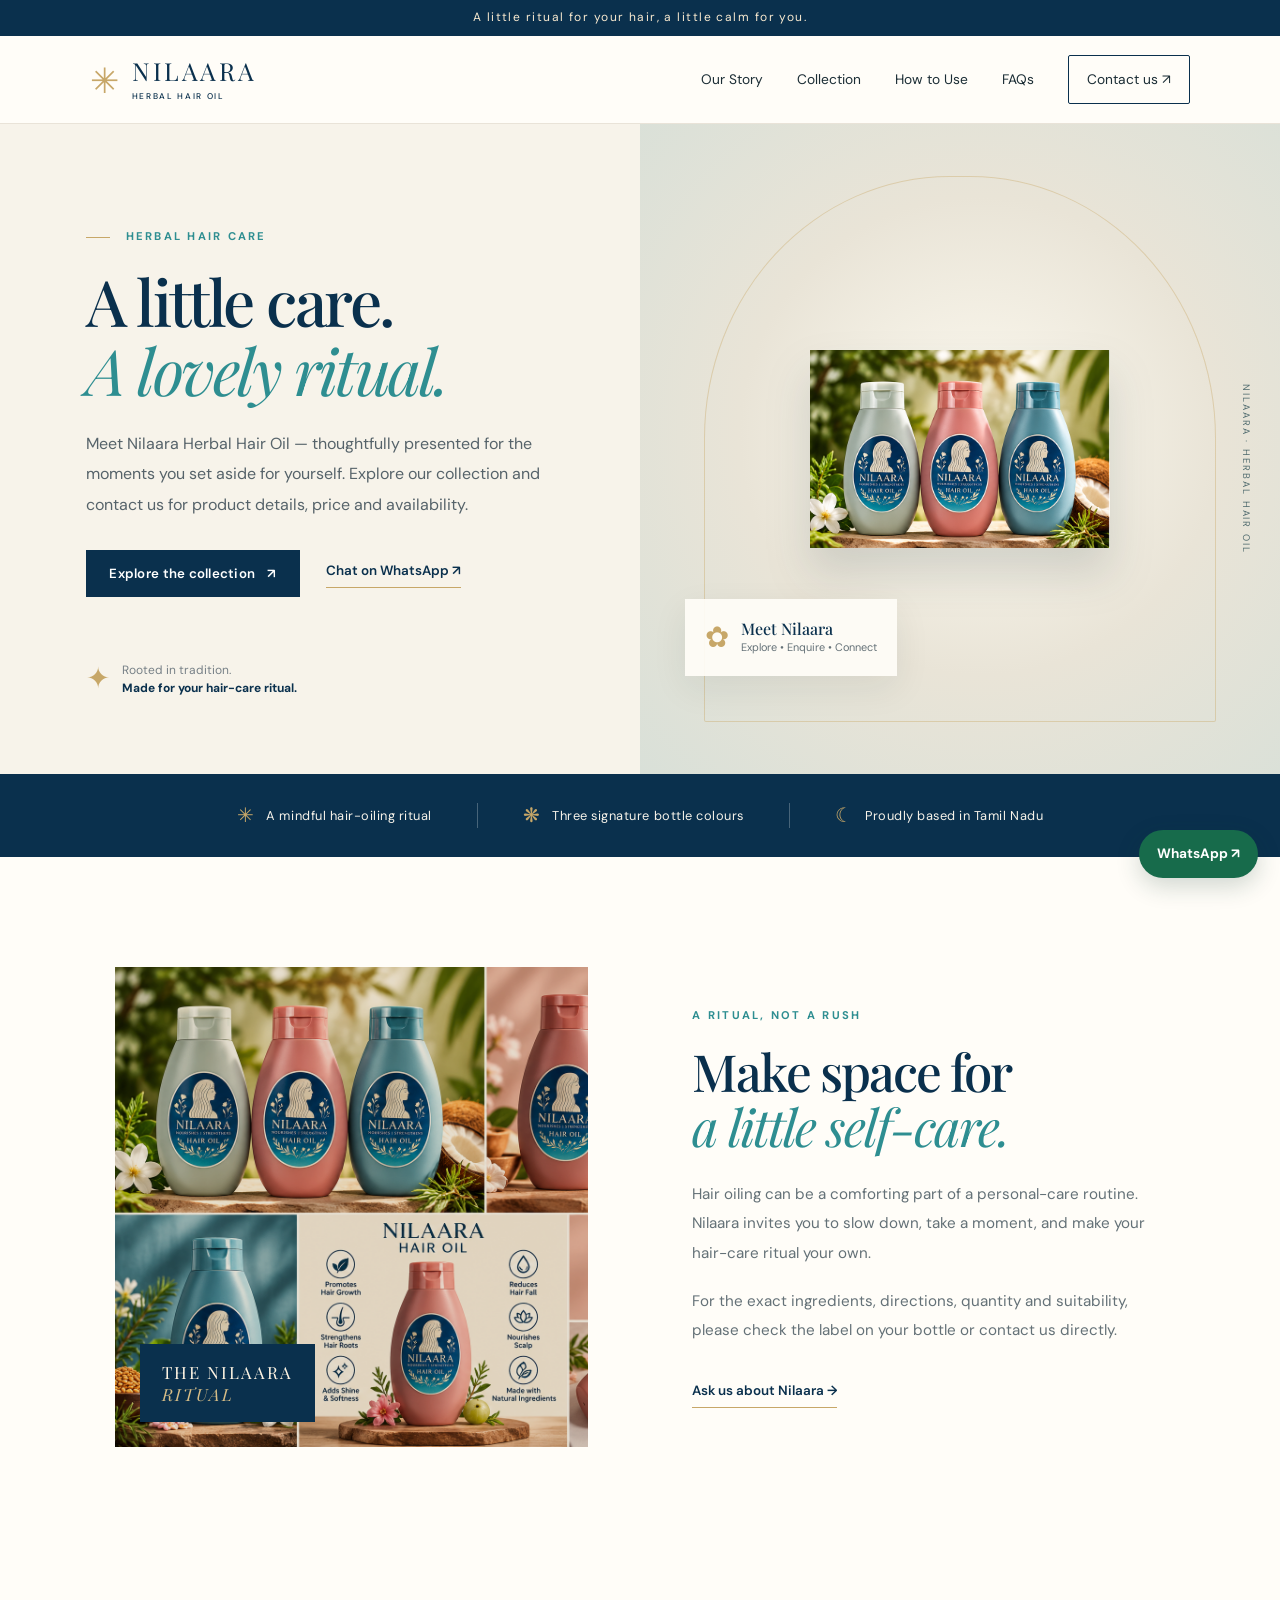
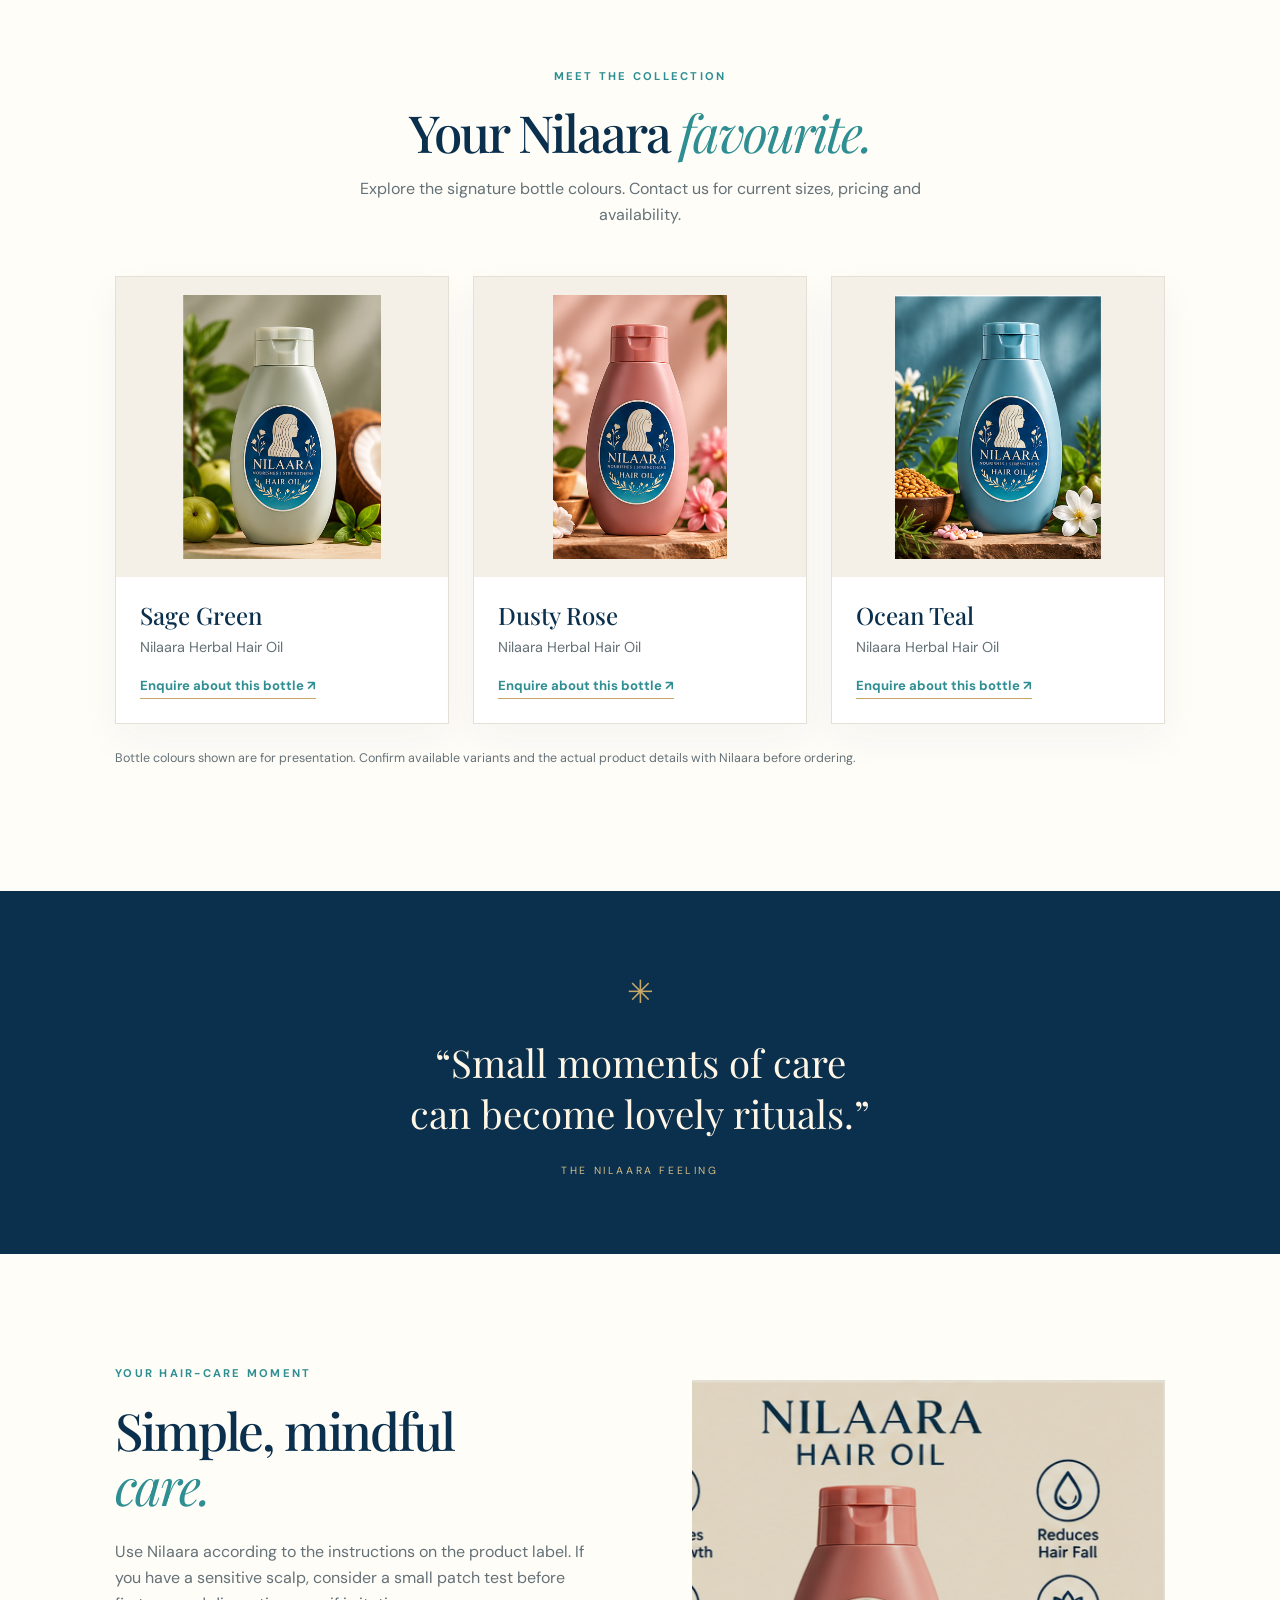
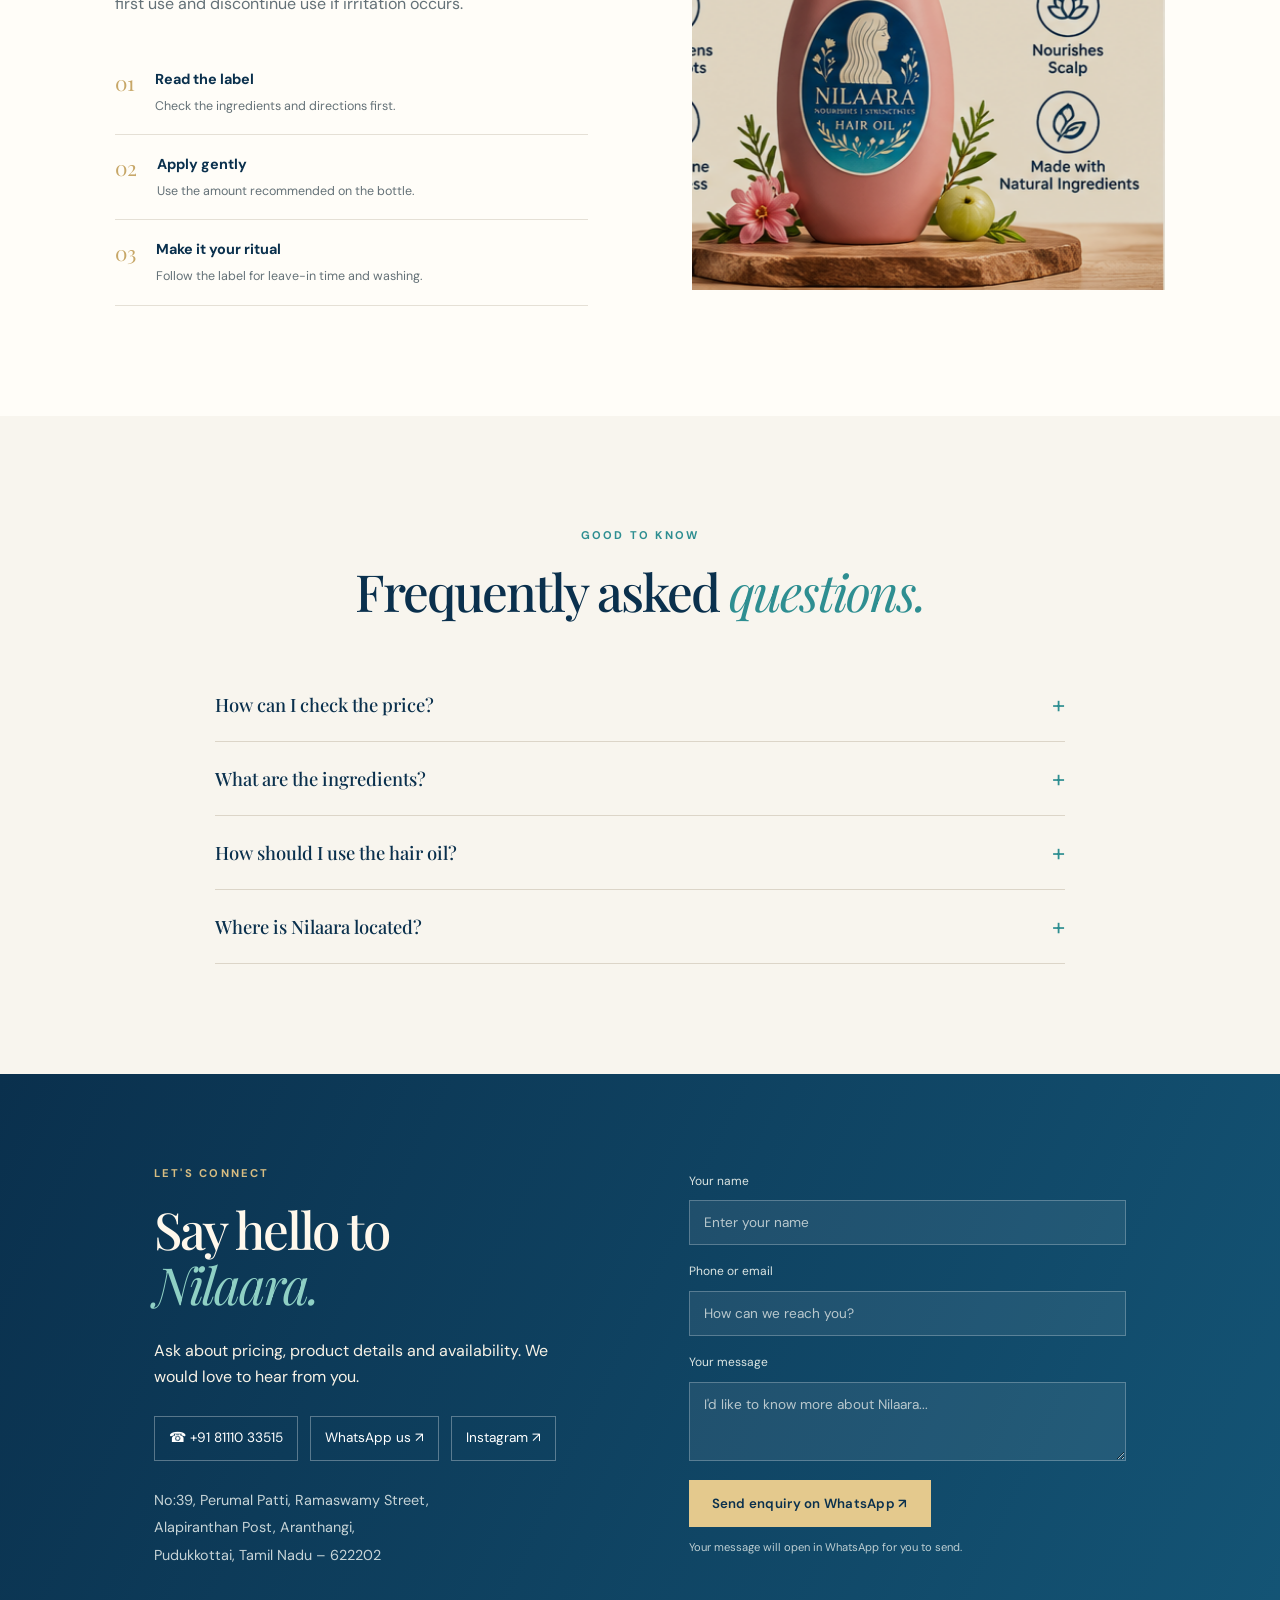
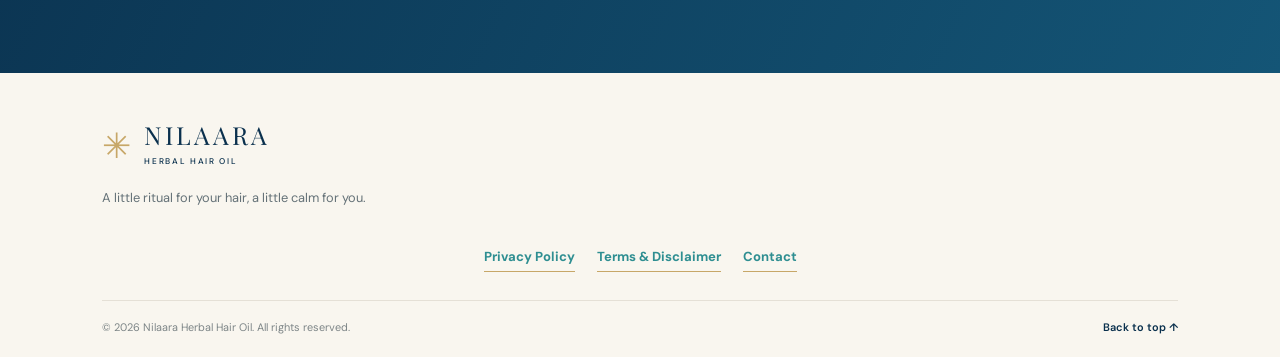
<file: nilaara-website/index.html>
<head>
  <meta charset="utf-8">
  <meta name="viewport" content="width=device-width,initial-scale=1">
  <meta name="google-site-verification" content="google0f7287f6f09c869c">
  <meta name="google-site-verification" content="8STJg7IBkynhd4mqs4GH45jB_jX7h6Z1BraqnsINjrE" />
  <meta name="theme-color" content="#103b53">
  <meta name="description" content="Discover Nilaara Herbal Hair Oil. Explore our hair-oiling ritual, product photos, and contact us for price and availability in Aranthangi, Tamil Nadu.">
  <meta name="robots" content="index,follow,max-image-preview:large">
  <meta name="author" content="Nilaara Herbal Hair Oil">

  <!-- Open Graph / Social Meta Tags -->
  <meta property="og:type" content="website">
  <meta property="og:site_name" content="Nilaara Herbal Hair Oil">
  <meta property="og:title" content="Nilaara Herbal Hair Oil | A Ritual of Care">
  <meta property="og:description" content="Meet Nilaara Herbal Hair Oil. Contact us for product details, pricing and availability.">
  <meta property="og:image" content="https://nilaara-hair-oil.pages.dev/assets/nilaara-generated-campaign.png">
  <meta property="og:url" content="https://nilaara-hair-oil.pages.dev/">

  <!-- Canonical URL -->
  <link rel="canonical" href="https://nilaara-hair-oil.pages.dev/">

  <link rel="icon" href="assets/nilaara-teal-bottle.png" type="image/png">
  <link rel="preconnect" href="https://fonts.googleapis.com">
  <link rel="preconnect" href="https://fonts.gstatic.com" crossorigin>
  <link href="https://fonts.googleapis.com/css2?family=DM+Sans:wght@400;500;600;700&family=Playfair+Display:wght@400;500;600;700&display=swap" rel="stylesheet">
  <link rel="stylesheet" href="styles.css">
  <title>Nilaara Herbal Hair Oil | Official Website</title>

  <!-- Structured Data -->
  <script type="application/ld+json">
  {
    "@context": "https://schema.org",
    "@type": "BeautyStore",
    "name": "Nilaara Herbal Hair Oil",
    "url": "https://nilaara-hair-oil.pages.dev/",
    "description": "Herbal hair oil brand based in Aranthangi, Pudukkottai, Tamil Nadu, India.",
    "telephone": "+91-8111033515",
    "address": {
      "@type": "PostalAddress",
      "streetAddress": "No:39, Perumal Patti, Ramaswamy Street, Alapiranthan Post",
      "addressLocality": "Aranthangi",
      "addressRegion": "Tamil Nadu",
      "postalCode": "622202",
      "addressCountry": "IN"
    },
    "sameAs": [
      "https://www.instagram.com/_nilara_herbal_hair_oil_/?rpxt=MWVua2hxYmRicGcwMQ=="
    ]
  }
  </script>
</head>
<body>
<div class="announcement">A little ritual for your hair, a little calm for you.</div>
<header class="site-header">
<a class="brand" href="#home" aria-label="Nilaara home"><span class="brand-mark">✳</span><span>NILAARA<small>HERBAL HAIR OIL</small></span></a>
<button class="menu-toggle" aria-label="Toggle navigation" aria-expanded="false">☰</button>
<nav class="nav" aria-label="Main navigation"><a href="#story">Our Story</a><a href="#collection">Collection</a><a href="#ritual">How to Use</a><a href="#faq">FAQs</a><a class="nav-cta" href="#contact">Contact us ↗</a></nav>
</header>
<main>
<section class="hero" id="home">
<div class="hero-copy"><p class="eyebrow"><span></span> HERBAL HAIR CARE</p><h1>A little care.<br><em>A lovely ritual.</em></h1><p class="hero-lede">Meet Nilaara Herbal Hair Oil — thoughtfully presented for the moments you set aside for yourself. Explore our collection and contact us for product details, price and availability.</p><div class="hero-actions"><a class="button button-dark" href="#collection">Explore the collection <span>↗</span></a><a class="text-link" href="https://wa.me/918111033515?text=Hi%20Nilaara%2C%20I%27d%20like%20to%20know%20about%20your%20hair%20oil." target="_blank" rel="noopener">Chat on WhatsApp ↗</a></div><div class="hero-note"><span class="note-icon">✦</span><span>Rooted in tradition.<br><b>Made for your hair-care ritual.</b></span></div></div>
<div class="hero-visual"><div class="hero-image-frame"><img src="assets/nilaara-trio.png" alt="Nilaara Herbal Hair Oil in three signature bottle colours" fetchpriority="high"></div><div class="floating-tag"><span>✿</span><div><b>Meet Nilaara</b><small>Explore • Enquire • Connect</small></div></div><div class="vertical-caption">NILAARA · HERBAL HAIR OIL</div></div>
</section>
<section class="trust-strip"><div><span>✳</span> A mindful hair-oiling ritual</div><i></i><div><span>❋</span> Three signature bottle colours</div><i></i><div><span>☾</span> Proudly based in Tamil Nadu</div></section>
<section class="story section" id="story"><div class="story-art"><img src="assets/nilaara-generated-campaign.png" alt="Nilaara hair oil product photography with botanical-inspired styling" loading="lazy"><div class="art-label">THE NILAARA<br><em>RITUAL</em></div></div><div class="story-copy"><p class="eyebrow">A RITUAL, NOT A RUSH</p><h2>Make space for<br><em>a little self-care.</em></h2><p>Hair oiling can be a comforting part of a personal-care routine. Nilaara invites you to slow down, take a moment, and make your hair-care ritual your own.</p><p>For the exact ingredients, directions, quantity and suitability, please check the label on your bottle or contact us directly.</p><a class="text-link" href="#contact">Ask us about Nilaara →</a></div></section>
<section class="collection section" id="collection"><div class="section-heading"><p class="eyebrow">MEET THE COLLECTION</p><h2>Your Nilaara <em>favourite.</em></h2><p>Explore the signature bottle colours. Contact us for current sizes, pricing and availability.</p></div><div class="product-grid">
<article class="product-card"><img src="assets/nilaara-green-bottle.png" alt="Nilaara Herbal Hair Oil in a sage green bottle" loading="lazy"><div><h3>Sage Green</h3><p>Nilaara Herbal Hair Oil</p><a href="https://wa.me/918111033515?text=Hi%20Nilaara%2C%20please%20share%20details%20about%20the%20sage%20green%20bottle." target="_blank" rel="noopener">Enquire about this bottle ↗</a></div></article>
<article class="product-card"><img src="assets/nilaara-pink-bottle.png" alt="Nilaara Herbal Hair Oil in a dusty rose pink bottle" loading="lazy"><div><h3>Dusty Rose</h3><p>Nilaara Herbal Hair Oil</p><a href="https://wa.me/918111033515?text=Hi%20Nilaara%2C%20please%20share%20details%20about%20the%20pink%20bottle." target="_blank" rel="noopener">Enquire about this bottle ↗</a></div></article>
<article class="product-card"><img src="assets/nilaara-teal-bottle.png" alt="Nilaara Herbal Hair Oil in a teal blue bottle" loading="lazy"><div><h3>Ocean Teal</h3><p>Nilaara Herbal Hair Oil</p><a href="https://wa.me/918111033515?text=Hi%20Nilaara%2C%20please%20share%20details%20about%20the%20teal%20bottle." target="_blank" rel="noopener">Enquire about this bottle ↗</a></div></article>
</div><p class="note">Bottle colours shown are for presentation. Confirm available variants and the actual product details with Nilaara before ordering.</p></section>
<section class="quote-band"><span class="quote-flower">✳</span><p>“Small moments of care<br>can become lovely rituals.”</p><span class="quote-caption">THE NILAARA FEELING</span></section>
<section class="ritual section" id="ritual"><div class="ritual-copy"><p class="eyebrow">YOUR HAIR-CARE MOMENT</p><h2>Simple, mindful<br><em>care.</em></h2><p>Use Nilaara according to the instructions on the product label. If you have a sensitive scalp, consider a small patch test before first use and discontinue use if irritation occurs.</p><div class="ritual-steps"><div><span>01</span><p><b>Read the label</b><small>Check the ingredients and directions first.</small></p></div><div><span>02</span><p><b>Apply gently</b><small>Use the amount recommended on the bottle.</small></p></div><div><span>03</span><p><b>Make it your ritual</b><small>Follow the label for leave-in time and washing.</small></p></div></div></div><div class="ritual-image"><img src="assets/nilaara-benefits-panel.png" alt="Nilaara product and botanical-inspired campaign visual" loading="lazy"></div></section>
<section class="faq section" id="faq"><div class="section-heading"><p class="eyebrow">GOOD TO KNOW</p><h2>Frequently asked <em>questions.</em></h2></div><div class="faq-list">
<details><summary>How can I check the price? <span>+</span></summary><p>Contact us by phone or WhatsApp for current pricing, quantity and availability.</p></details>
<details><summary>What are the ingredients? <span>+</span></summary><p>Please refer to the ingredient list printed on the bottle or contact Nilaara for the latest product information.</p></details>
<details><summary>How should I use the hair oil? <span>+</span></summary><p>Follow the directions on your product label. If irritation occurs, stop using the product.</p></details>
<details><summary>Where is Nilaara located? <span>+</span></summary><p>No:39, Perumal Patti, Ramaswamy Street, Alapiranthan Post, Aranthangi, Pudukkottai, Tamil Nadu – 622202.</p></details>
</div></section>
<section class="contact" id="contact"><div><p class="eyebrow">LET'S CONNECT</p><h2>Say hello to<br><em>Nilaara.</em></h2><p>Ask about pricing, product details and availability. We would love to hear from you.</p><div class="contact-links"><a href="tel:+918111033515">☎ +91 81110 33515</a><a href="https://wa.me/918111033515" target="_blank" rel="noopener">WhatsApp us ↗</a><a href="https://www.instagram.com/_nilara_herbal_hair_oil_/?rpxt=MWVua2hxYmRicGcwMQ==" target="_blank" rel="noopener">Instagram ↗</a></div><p class="address">No:39, Perumal Patti, Ramaswamy Street,<br>Alapiranthan Post, Aranthangi,<br>Pudukkottai, Tamil Nadu – 622202</p></div>
<form id="enquiry-form"><label for="name">Your name</label><input id="name" name="name" autocomplete="name" placeholder="Enter your name" required><label for="phone">Phone or email</label><input id="phone" name="phone" autocomplete="email" placeholder="How can we reach you?" required><label for="message">Your message</label><textarea id="message" name="message" rows="3" placeholder="I'd like to know more about Nilaara..."></textarea><button class="button button-light" type="submit">Send enquiry on WhatsApp ↗</button><p class="form-hint" id="form-hint">Your message will open in WhatsApp for you to send.</p></form></section>
</main>
<footer class="footer"><a class="brand footer-brand" href="#home"><span class="brand-mark">✳</span><span>NILAARA<small>HERBAL HAIR OIL</small></span></a><p>A little ritual for your hair, a little calm for you.</p><div class="footer-links"><a href="privacy.html">Privacy Policy</a><a href="terms.html">Terms &amp; Disclaimer</a><a href="#contact">Contact</a></div><div class="footer-bottom"><span>© <span id="year"></span> Nilaara Herbal Hair Oil. All rights reserved.</span><a href="#home">Back to top ↑</a></div></footer>
<a class="whatsapp-float" href="https://wa.me/918111033515?text=Hi%20Nilaara%2C%20I%27d%20like%20to%20know%20more." aria-label="Chat with Nilaara on WhatsApp" target="_blank" rel="noopener">WhatsApp ↗</a>
<script src="script.js" defer></script>
</body></html>
</file>
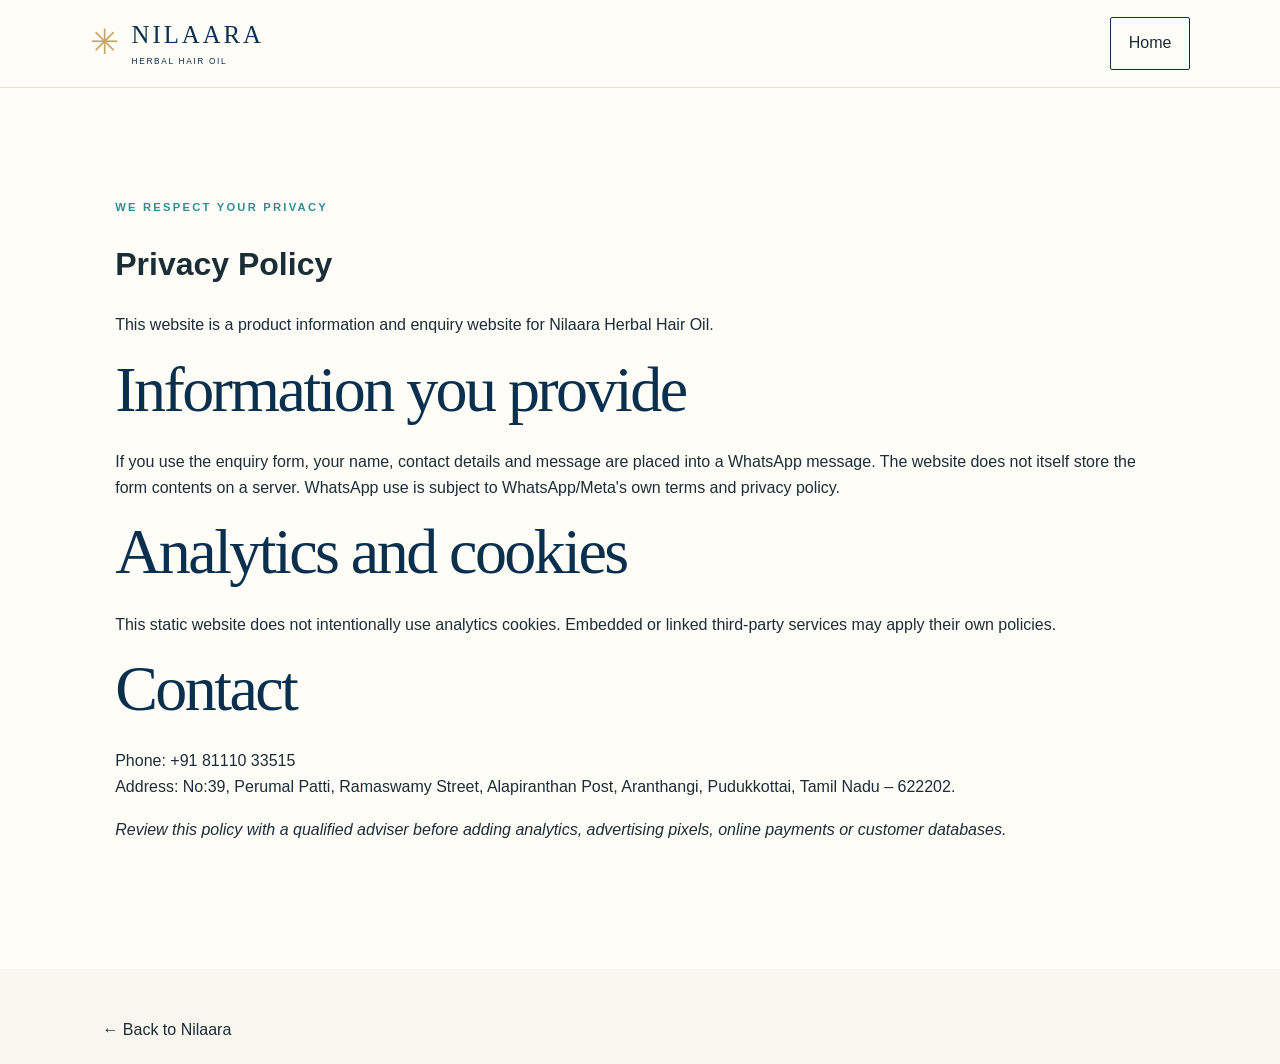
<file: nilaara-website/privacy.html>
<!doctype html><html lang="en-IN"><head><meta charset="utf-8"><meta name="viewport" content="width=device-width,initial-scale=1"><meta name="robots" content="index,follow"><meta name="description" content="Nilaara Herbal Hair Oil privacy information."><title>Privacy Policy | Nilaara</title><link rel="stylesheet" href="styles.css"></head><body><header class="site-header"><a class="brand" href="index.html"><span class="brand-mark">✳</span><span>NILAARA<small>HERBAL HAIR OIL</small></span></a><a class="nav-cta" href="index.html">Home</a></header><main class="section"><p class="eyebrow">WE RESPECT YOUR PRIVACY</p><h1>Privacy Policy</h1><p>This website is a product information and enquiry website for Nilaara Herbal Hair Oil.</p><h2>Information you provide</h2><p>If you use the enquiry form, your name, contact details and message are placed into a WhatsApp message. The website does not itself store the form contents on a server. WhatsApp use is subject to WhatsApp/Meta's own terms and privacy policy.</p><h2>Analytics and cookies</h2><p>This static website does not intentionally use analytics cookies. Embedded or linked third-party services may apply their own policies.</p><h2>Contact</h2><p>Phone: <a href="tel:+918111033515">+91 81110 33515</a><br>Address: No:39, Perumal Patti, Ramaswamy Street, Alapiranthan Post, Aranthangi, Pudukkottai, Tamil Nadu – 622202.</p><p><em>Review this policy with a qualified adviser before adding analytics, advertising pixels, online payments or customer databases.</em></p></main><footer class="footer"><a href="index.html">← Back to Nilaara</a></footer></body></html>
</file>
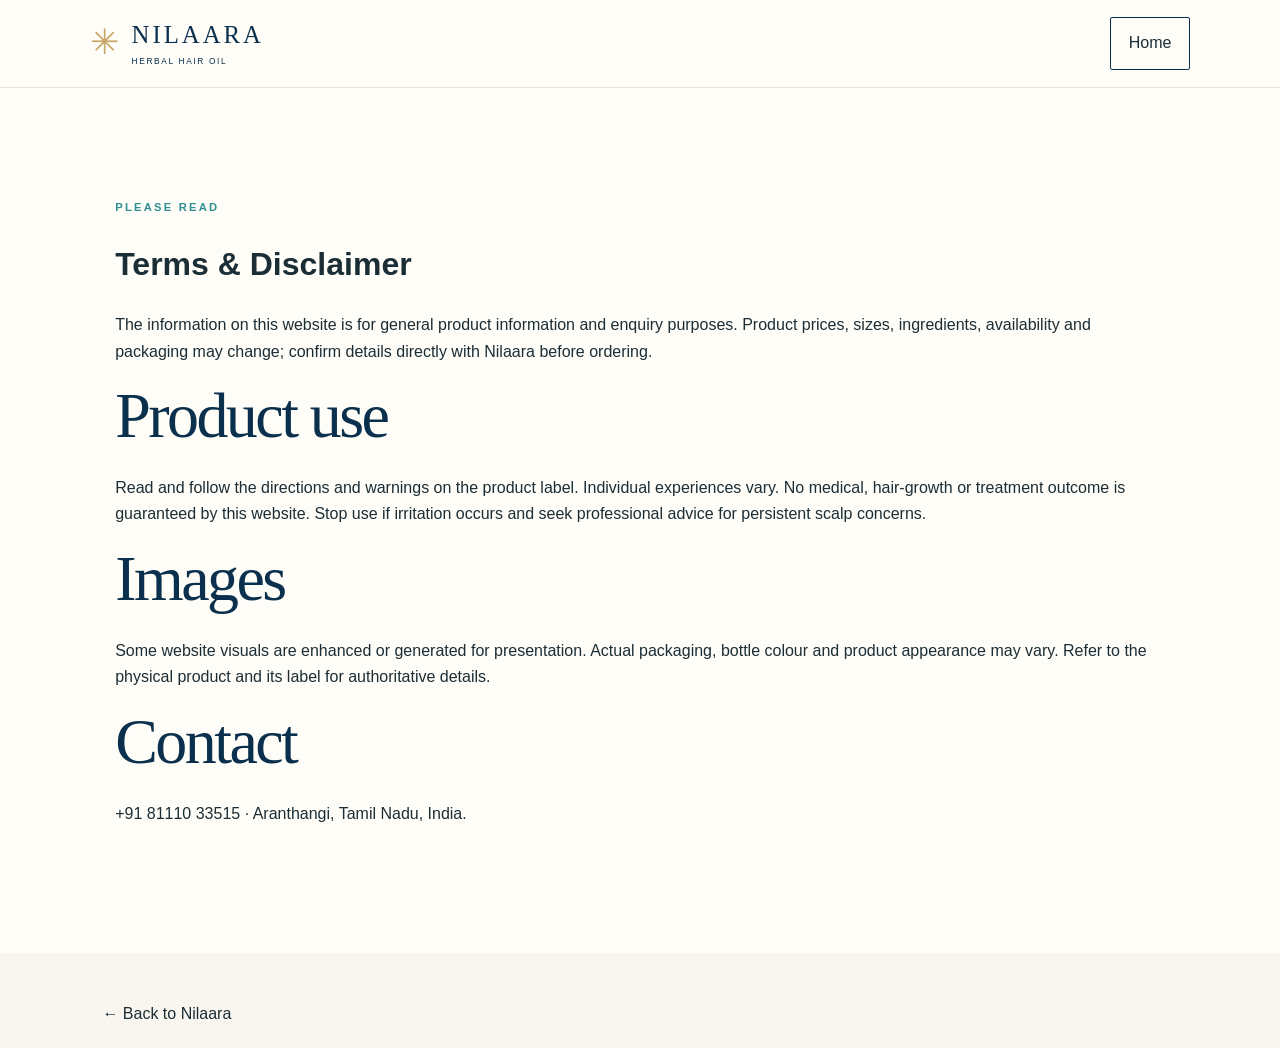
<file: nilaara-website/terms.html>
<!doctype html><html lang="en-IN"><head><meta charset="utf-8"><meta name="viewport" content="width=device-width,initial-scale=1"><meta name="robots" content="index,follow"><meta name="description" content="Nilaara website terms and product information disclaimer."><title>Terms &amp; Disclaimer | Nilaara</title><link rel="stylesheet" href="styles.css"></head><body><header class="site-header"><a class="brand" href="index.html"><span class="brand-mark">✳</span><span>NILAARA<small>HERBAL HAIR OIL</small></span></a><a class="nav-cta" href="index.html">Home</a></header><main class="section"><p class="eyebrow">PLEASE READ</p><h1>Terms &amp; Disclaimer</h1><p>The information on this website is for general product information and enquiry purposes. Product prices, sizes, ingredients, availability and packaging may change; confirm details directly with Nilaara before ordering.</p><h2>Product use</h2><p>Read and follow the directions and warnings on the product label. Individual experiences vary. No medical, hair-growth or treatment outcome is guaranteed by this website. Stop use if irritation occurs and seek professional advice for persistent scalp concerns.</p><h2>Images</h2><p>Some website visuals are enhanced or generated for presentation. Actual packaging, bottle colour and product appearance may vary. Refer to the physical product and its label for authoritative details.</p><h2>Contact</h2><p><a href="tel:+918111033515">+91 81110 33515</a> · Aranthangi, Tamil Nadu, India.</p></main><footer class="footer"><a href="index.html">← Back to Nilaara</a></footer></body></html>
</file>
<file: nilaara-website/styles.css>
:root{--navy:#0a304d;--blue:#145576;--teal:#2e8e91;--gold:#c7a768;--cream:#f7f3ea;--paper:#fffdf8;--ink:#1b2d35;--muted:#647177;--line:#e5e0d6;--serif:'Playfair Display',Georgia,serif;--sans:'DM Sans',Arial,sans-serif}*{box-sizing:border-box}html{scroll-behavior:smooth}body{margin:0;background:var(--paper);color:var(--ink);font-family:var(--sans);line-height:1.65}a{color:inherit;text-decoration:none}.announcement{text-align:center;background:var(--navy);color:#f9ead0;padding:8px 16px;font-size:.75rem;letter-spacing:.12em}.site-header{height:88px;display:flex;align-items:center;justify-content:space-between;padding:0 7%;background:rgba(255,253,248,.96);position:sticky;top:0;z-index:10;border-bottom:1px solid #e9e3d8}.brand{display:flex;gap:10px;align-items:center;color:var(--navy);font-family:var(--serif);font-size:1.55rem;letter-spacing:.12em;line-height:1.1}.brand-mark{font-size:2.2rem;color:var(--gold)}.brand small{display:block;font:500 .52rem var(--sans);letter-spacing:.2em;margin-top:7px}.nav{display:flex;align-items:center;gap:34px;font-size:.86rem}.nav a:not(.nav-cta){transition:color .2s}.nav a:hover{color:var(--teal)}.nav-cta{padding:12px 18px;border:1px solid var(--navy);border-radius:2px}.nav-cta span,.button span{padding-left:12px}.menu-toggle{display:none;background:none;border:0;font-size:1.5rem;color:var(--navy)}.hero{min-height:650px;display:grid;grid-template-columns:1fr 1fr;background:var(--cream);overflow:hidden}.hero-copy{padding:95px 5vw 65px 13.5%;align-self:center}.eyebrow{font-size:.7rem;font-weight:700;letter-spacing:.2em;color:var(--teal);margin:0 0 20px}.eyebrow span{display:inline-block;width:24px;height:1px;background:var(--gold);vertical-align:middle;margin-right:10px}.hero h1,.section h2,.contact h2{font:500 clamp(3.1rem,5vw,5.5rem)/1.08 var(--serif);letter-spacing:-.04em;color:var(--navy);margin:0 0 25px}.hero h1 em,.section h2 em,.contact h2 em{font-weight:400;color:var(--teal)}.hero-lede{font-size:1rem;line-height:1.9;max-width:470px;color:#56636a}.hero-actions{display:flex;align-items:center;gap:26px;margin-top:30px;flex-wrap:wrap}.button{display:inline-flex;align-items:center;justify-content:center;border:0;padding:15px 23px;font:600 .83rem var(--sans);cursor:pointer;letter-spacing:.02em;transition:transform .2s,background .2s}.button:hover{transform:translateY(-2px)}.button-dark{background:var(--navy);color:white}.text-link{font-size:.84rem;font-weight:600;color:var(--navy);border-bottom:1px solid var(--gold);padding-bottom:5px}.hero-note{display:flex;align-items:center;gap:12px;margin-top:60px;color:#778087;font-size:.75rem;line-height:1.5}.hero-note b{color:var(--navy)}.note-icon{font-size:1.8rem;color:var(--gold)}.hero-visual{min-height:610px;position:relative;background:radial-gradient(ellipse at 53% 48%,#fdfaf0 0%,#e9e4d7 50%,#d9e0d8 100%);display:flex;align-items:center;justify-content:center}.hero-visual:before{content:"";position:absolute;inset:8% 10%;border:1px solid rgba(199,167,104,.4);border-radius:48% 48% 2px 2px}.orb{position:absolute;border-radius:50%;filter:blur(1px)}.orb-one{width:340px;height:340px;background:rgba(17,75,100,.08);top:12%;left:15%}.orb-two{width:200px;height:200px;background:rgba(199,167,104,.16);right:8%;bottom:10%}.hero-image-frame{z-index:1;width:min(48%,300px);height:440px;display:flex;align-items:center;justify-content:center;filter:drop-shadow(0 25px 22px rgba(17,39,48,.15))}.hero-image-frame img{width:100%;height:100%;object-fit:contain;mix-blend-mode:multiply}.floating-tag{position:absolute;z-index:2;bottom:15%;left:7%;display:flex;align-items:center;gap:12px;padding:15px 20px;background:rgba(255,253,248,.92);box-shadow:0 12px 35px #1b2d3514}.floating-tag>span{font-size:1.8rem;color:var(--gold)}.floating-tag b,.floating-tag small{display:block}.floating-tag b{font:500 1rem var(--serif);color:var(--navy)}.floating-tag small{font-size:.68rem;color:var(--muted)}.vertical-caption{position:absolute;right:4%;top:40%;writing-mode:vertical-rl;font-size:.6rem;letter-spacing:.2em;color:#526d70}.trust-strip{display:flex;align-items:center;justify-content:center;gap:45px;padding:25px 15px;background:var(--navy);color:#f7f3ea;font-size:.8rem;letter-spacing:.04em}.trust-strip div{display:flex;align-items:center;gap:12px}.trust-strip span{color:var(--gold);font-size:1.25rem}.trust-strip i{height:25px;width:1px;background:#ffffff40}.section{padding:110px 9%}.story{display:grid;grid-template-columns:1fr 1fr;gap:10%;align-items:center}.story-art{position:relative;min-height:480px;background:#e7e1d4;overflow:hidden}.story-art img{width:100%;height:480px;object-fit:cover;object-position:left top;display:block;mix-blend-mode:multiply}.art-label{position:absolute;bottom:25px;left:25px;background:var(--navy);color:#fff5e4;padding:17px 22px;font:1.05rem var(--serif);letter-spacing:.12em}.art-label em{color:#d6bd87}.story-copy h2,.ritual h2,.section-heading h2,.contact h2{font-size:clamp(2.7rem,4vw,4rem)}.story-copy>p:not(.eyebrow){color:var(--muted);font-size:.95rem;line-height:1.95;margin-bottom:18px}.story-copy .text-link{display:inline-block;margin-top:16px}.ingredients{background:#f4f1e8}.section-heading{text-align:center;max-width:640px;margin:0 auto 48px}.section-heading h2{margin-bottom:15px}.section-heading>p:last-child{color:var(--muted);margin:0}.ingredient-grid{display:grid;grid-template-columns:repeat(4,1fr);gap:14px}.ingredient-card{padding:26px 21px 24px;background:var(--paper);border:1px solid #e9e2d4;min-height:185px;transition:transform .25s,box-shadow .25s}.ingredient-card:hover{transform:translateY(-4px);box-shadow:0 14px 30px #0a304d0b}.ingredient-symbol{width:39px;height:39px;border:1px solid #c7a768;border-radius:50%;display:grid;place-items:center;color:var(--teal);font-size:1.35rem;margin-bottom:14px}.ingredient-card h3{font:500 1.2rem var(--serif);color:var(--navy);margin:0 0 8px}.ingredient-card h3 small{font: .72rem var(--sans);color:var(--muted)}.ingredient-card p{font-size:.78rem;line-height:1.65;color:var(--muted);margin:0}.ingredient-card-feature{background:#e5ece6}.ingredient-note{font-size:.72rem;color:#747d7d;text-align:center;margin:28px auto 0;max-width:850px}.quote-band{padding:75px 20px;text-align:center;background:var(--navy);color:#fff6e6}.quote-flower{color:var(--gold);font-size:2rem}.quote-band p{font:clamp(1.7rem,3vw,2.7rem)/1.35 var(--serif);margin:18px 0 22px}.quote-band p: first-line{color:#fff6e6}.quote-caption{font-size:.65rem;letter-spacing:.25em;color:#d6bd87}.ritual{display:grid;grid-template-columns:1fr 1fr;gap:10%;align-items:center}.ritual-copy>p:not(.eyebrow){color:var(--muted);max-width:470px}.ritual-steps{margin-top:32px}.ritual-steps>div{display:flex;gap:20px;align-items:flex-start;border-bottom:1px solid var(--line);padding:18px 0}.ritual-steps>div>span{font:1.3rem var(--serif);color:var(--gold)}.ritual-steps p{margin:0}.ritual-steps b,.ritual-steps small{display:block}.ritual-steps b{color:var(--navy);font-size:.9rem}.ritual-steps small{color:var(--muted);font-size:.78rem;margin-top:4px}.ritual-image{position:relative;height:510px;background:#e5e1d5;overflow:hidden}.ritual-image img{width:100%;height:100%;object-fit:cover;object-position:right bottom;mix-blend-mode:multiply}.ritual-stamp{position:absolute;left:25px;bottom:25px;width:125px;height:125px;border:1px solid var(--gold);border-radius:50%;background:#fffdf0ed;display:flex;flex-direction:column;align-items:center;justify-content:center;font-size:.66rem;letter-spacing:.1em;text-align:center;color:var(--navy)}.ritual-stamp em{font:1.2rem var(--serif);color:var(--teal)}.ritual-stamp span{color:var(--gold);font-size:1rem}.faq{background:#f8f5ee}.faq-list{max-width:850px;margin:auto}.faq-list details{border-bottom:1px solid #dcd5c8;padding:21px 0}.faq-list summary{list-style:none;display:flex;justify-content:space-between;align-items:center;cursor:pointer;font:500 1.15rem var(--serif);color:var(--navy)}.faq-list summary::-webkit-details-marker{display:none}.faq-list summary span{font:1.5rem var(--sans);color:var(--teal);transition:transform .2s}.faq-list details[open] summary span{transform:rotate(45deg)}.faq-list details p{max-width:740px;color:var(--muted);font-size:.9rem;line-height:1.8}.contact{padding:90px 12%;background:linear-gradient(115deg,#0a304d,#145576);color:#f8f2e6;display:grid;grid-template-columns:1fr 1fr;gap:10%;align-items:start}.contact .eyebrow{color:#d7bd82}.contact h2{color:#fff8ec}.contact h2 em{color:#8fd0c4}.contact>div>p:last-child{color:#c7d4d7}.contact form{display:grid;gap:9px}.contact label{font-size:.75rem;color:#dbe5e3;margin-top:8px}.contact input,.contact textarea{width:100%;background:#ffffff12;border:1px solid #ffffff40;color:white;padding:13px 14px;font: .85rem var(--sans);outline:none;border-radius:0}.contact input:focus,.contact textarea:focus{border-color:#d7bd82}.contact input::placeholder,.contact textarea::placeholder{color:#b9c8cd}.button-light{margin-top:10px;background:#e4c98d;color:var(--navy);justify-self:start}.form-hint{font-size:.7rem;color:#bdced2;margin:2px 0 0}.footer{padding:48px 8% 20px;background:#f9f6ef}.footer-brand{width:max-content}.footer>p{font-size:.8rem;color:var(--muted);margin:20px 0 38px}.footer-bottom{border-top:1px solid var(--line);padding-top:18px;display:flex;justify-content:space-between;gap:20px;flex-wrap:wrap;font-size:.68rem;color:#7d8587}.footer-bottom a{color:var(--navy);font-weight:600}
@media(max-width:900px){.site-header{padding:0 5%}.nav{gap:17px}.hero-copy{padding-left:8%}.section{padding:80px 6%}.ingredient-grid{grid-template-columns:repeat(3,1fr)}.story,.ritual{gap:6%}.contact{padding:75px 7%;gap:6%}}
@media(max-width:680px){.announcement{font-size:.65rem}.site-header{height:76px}.brand{font-size:1.3rem}.brand-mark{font-size:1.8rem}.menu-toggle{display:block}.nav{display:none;position:absolute;top:75px;left:0;right:0;background:var(--paper);padding:20px 6% 25px;box-shadow:0 15px 20px #0a304d12;flex-direction:column;align-items:stretch;gap:15px}.nav.open{display:flex}.nav-cta{text-align:center}.hero{grid-template-columns:1fr}.hero-copy{padding:65px 7% 35px}.hero h1{font-size:3.6rem}.hero-visual{min-height:470px}.hero-image-frame{height:365px;width:47%}.floating-tag{bottom:10%;left:5%}.trust-strip{gap:13px;flex-wrap:wrap;font-size:.68rem;padding:20px 10px}.trust-strip i{height:18px}.trust-strip div{gap:6px}.section{padding:68px 6%}.story,.ritual,.contact{grid-template-columns:1fr}.story{gap:35px}.story-art,.story-art img{min-height:330px;height:330px}.story-art img{object-fit:cover}.story-copy h2,.ritual h2,.section-heading h2,.contact h2{font-size:2.9rem}.ingredient-grid{grid-template-columns:repeat(2,1fr);gap:10px}.ingredient-card{padding:20px 15px;min-height:180px}.ingredient-card h3{font-size:1.05rem}.ritual{gap:35px}.ritual-image{height:390px}.contact{gap:30px;padding:65px 7%}.footer{padding:38px 6% 18px}.footer-bottom{flex-direction:column;gap:8px}.vertical-caption{right:3%}}
@media(prefers-reduced-motion:reduce){html{scroll-behavior:auto}*,*:before,*:after{transition:none!important}}

/* Product collection and contact enhancements */
.product-grid{display:grid;grid-template-columns:repeat(3,minmax(0,1fr));gap:24px;margin-top:45px}
.product-card{background:#fff;border:1px solid var(--line);box-shadow:0 15px 40px #1738490b;overflow:hidden}
.product-card img{display:block;width:100%;height:300px;object-fit:contain;background:#f4f0e8;padding:18px}
.product-card>div{padding:22px 24px 26px}
.product-card h3{font:500 1.5rem var(--serif);color:var(--navy);margin:0 0 5px}
.product-card p{margin:0 0 15px;color:var(--muted);font-size:.9rem}
.product-card a,.footer-links a{font-size:.82rem;font-weight:700;color:var(--teal);border-bottom:1px solid var(--gold);padding-bottom:4px}
.note{font-size:.78rem;color:var(--muted);margin-top:24px}
.contact-links{display:flex;flex-wrap:wrap;gap:12px;margin:26px 0}
.contact-links a{display:inline-block;padding:10px 14px;border:1px solid #ffffff50;color:#fff;font-size:.85rem}
.address{font-size:.9rem;color:#e5e8e7;line-height:1.9}
.footer-links{display:flex;gap:22px;justify-content:center;flex-wrap:wrap;margin:18px 0 28px}
.whatsapp-float{position:fixed;z-index:20;right:22px;bottom:22px;background:#176b4b;color:#fff;padding:13px 18px;border-radius:30px;box-shadow:0 8px 25px #123c3033;font-size:.85rem;font-weight:700}
img{max-width:100%}
@media(max-width:800px){.product-grid{grid-template-columns:1fr 1fr}.product-card img{height:250px}.hero{grid-template-columns:1fr}.hero-copy{padding:65px 8% 45px}.hero-visual{min-height:480px}.hero-image-frame{width:78%;height:350px}.story{grid-template-columns:1fr;gap:40px}.trust-strip{gap:15px;flex-wrap:wrap}.trust-strip i{display:none}.section{padding:75px 7%}.contact{padding:65px 7%;grid-template-columns:1fr;gap:35px}}
@media(max-width:520px){.product-grid{grid-template-columns:1fr}.product-card img{height:300px}.nav{gap:18px}.hero h1{font-size:3.2rem}.whatsapp-float{right:12px;bottom:12px}.footer-bottom{gap:12px;flex-wrap:wrap}}
</file>
